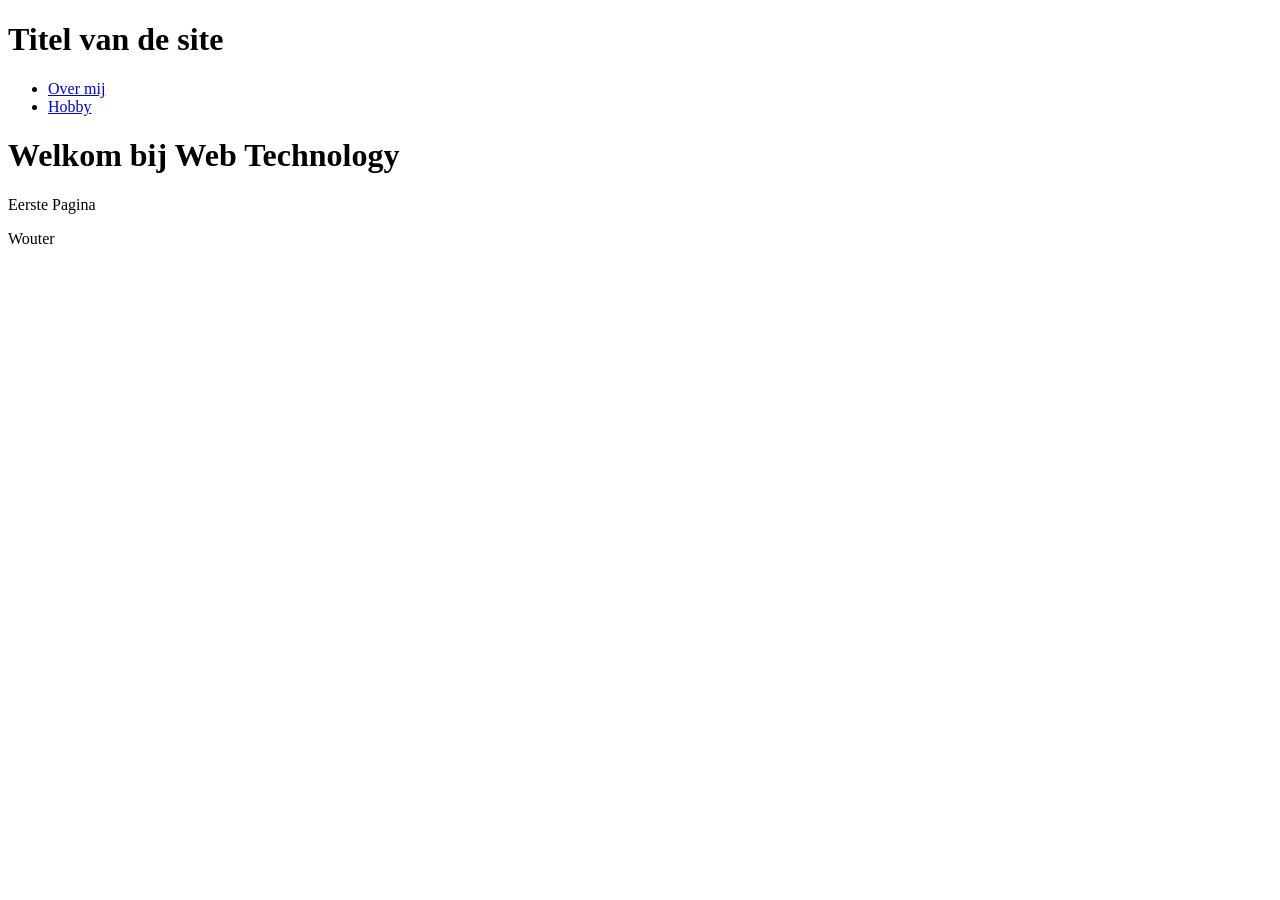
<file: labo-01/index.html>
<!DOCTYPE html>
<html lang="en">
<head>
    <meta charset="UTF-8">
    <meta name="viewport" content="width=device-width, initial-scale=1.0">
    <title>eerste pagina</title>
</head>
<body>
    <header>
        <h1>Titel van de site</h1>
        <nav>
            <ul>
                <li><a href="over-mij.html">Over mij</a></li>
                <li><a href="hobby.html">Hobby</a></li>
        </ul>
        </nav>
    </header>
    <h1>Welkom bij Web Technology</h1>
    <p>Eerste Pagina</p>
    <footer>
        <p>Wouter</p>
    </footer>
</body>
</html>
</file>
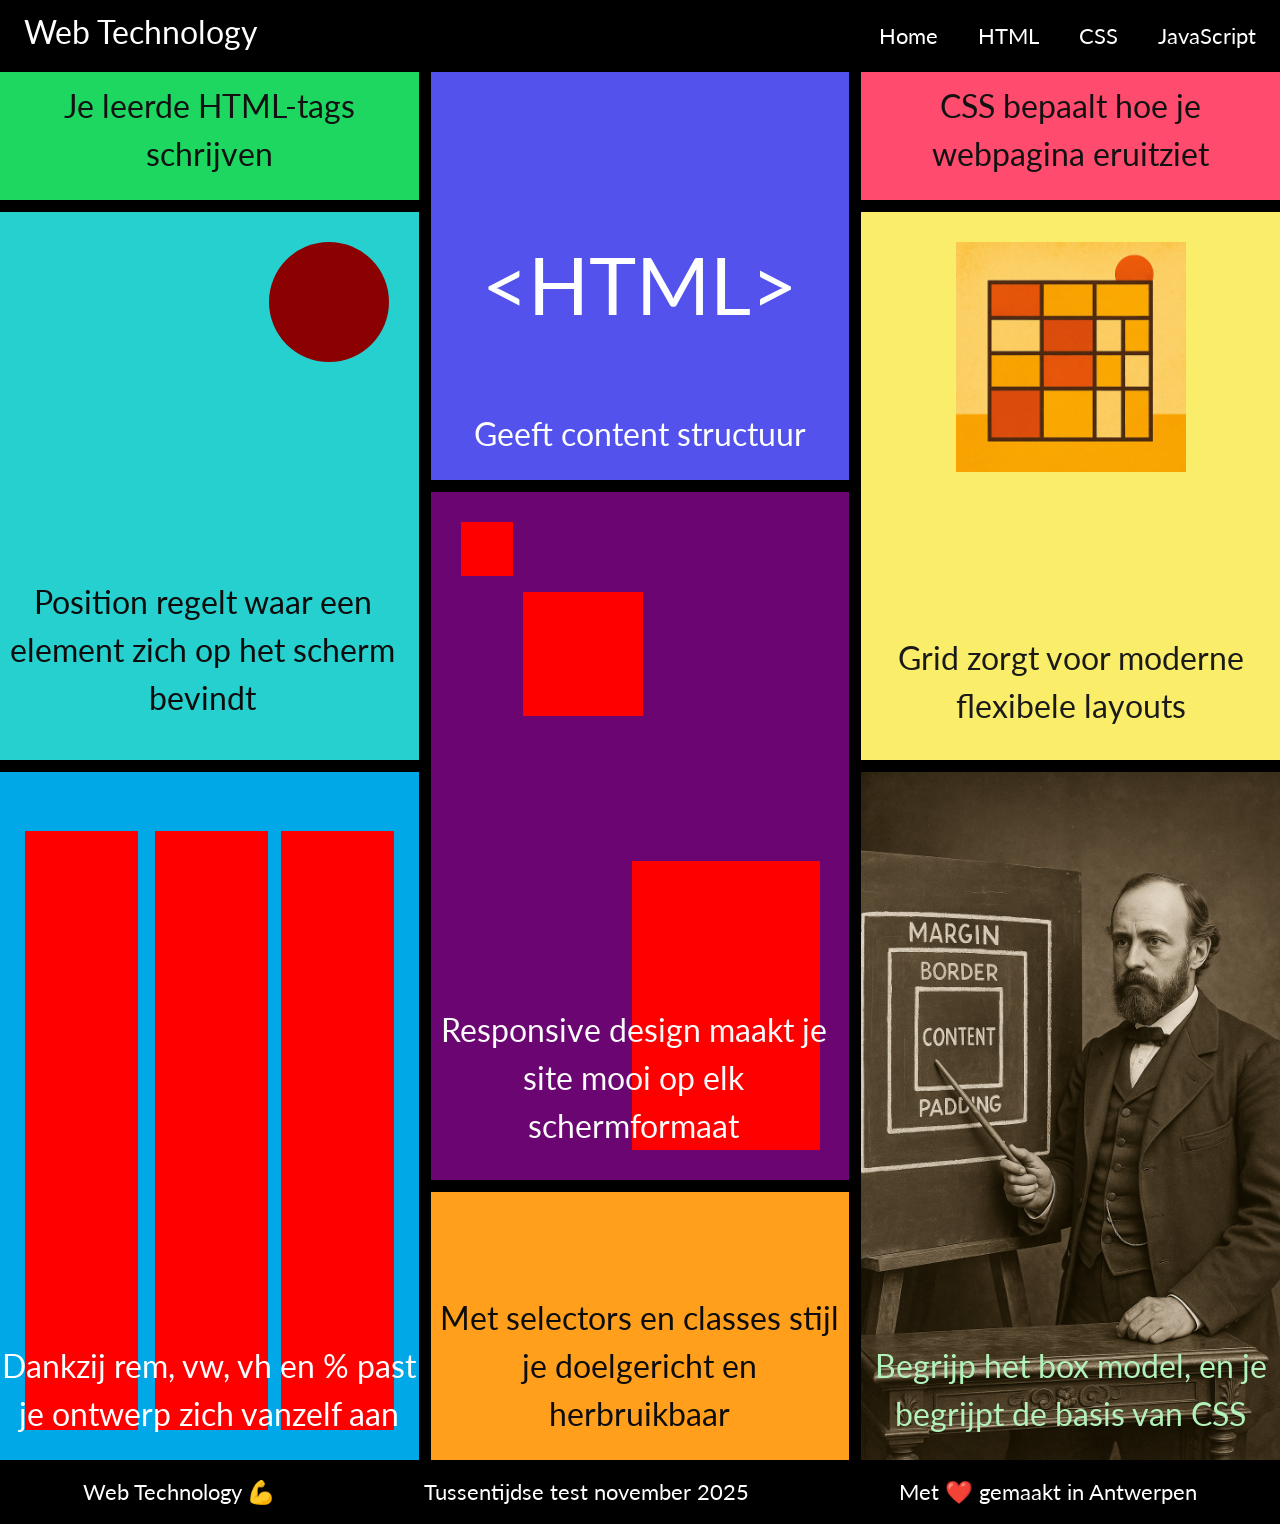
<file: 2526_wt_vaardigheidstoets_november_25/opdracht/index.html>
<!DOCTYPE html>
<html lang="en">
<head>
	<meta charset="UTF-8">
	<meta http-equiv="X-UA-Compatible" content="IE=edge">
	<meta name="viewport" content="width=device-width, initial-scale=1.0">
	<link rel="stylesheet" href="reset.css">
	<link rel="preconnect" href="https://fonts.googleapis.com">
	<link rel="preconnect" href="https://fonts.gstatic.com" crossorigin>
	<link href="https://fonts.googleapis.com/css2?family=Lato:ital,wght@0,100;0,300;0,400;0,700;0,900;1,100;1,300;1,400;1,700;1,900&display=swap" rel="stylesheet">
	<link rel="stylesheet" href="stijl.css">
	<title>Web Technology - tussentijdse test november 2025</title>
</head>
<body>
	<header>
		<h1>Web Technology</h1>
		<nav>
			<ul>
				<li><a href="">Home</a></li>
				<li><a href="">HTML</a></li>
				<li><a href="">CSS</a></li>
				<li><a href="">JavaScript</a></li>
			</ul>
		</nav>
	</header>
	<main>
		<ul>
			<li><h2>Je leerde HTML-tags schrijven</h2></li>
			<li><h4>&lt;HTML&gt;</h4>
				<h2>Geeft content structuur</h2></li>
			<li><h2>CSS bepaalt hoe je webpagina eruitziet</h2></li>
			<li>
				<p></p>
				<h2>Position regelt waar een element zich op het scherm bevindt</h2></li>
			<li>
				<img src="grid.png" alt="">
				<h2>Grid zorgt voor moderne flexibele layouts</h2>
			</li>
			<li>
				<p></p>
				<p></p>
				<p></p>
				<h2>Responsive design maakt je site mooi op elk schermformaat</h2>
			</li>
			<li>
				<p></p>
				<p></p>
				<p></p>
				<h2>Dankzij rem, vw, vh en % past je ontwerp zich vanzelf aan</h2></li>
			<li><h2>Begrijp het box model, en je begrijpt de basis van CSS</h2></li>
			<li><h2>Met selectors en classes stijl je doelgericht en herbruikbaar</h2></li>
		</ul>
	</main>
	<footer>
		<ul>
			<li>Web Technology 💪</li>
			<li>Tussentijdse test november 2025</li>
			<li>Met ❤️ gemaakt in Antwerpen</li>
		</ul>
	</footer>
</body>
</html>
</file>
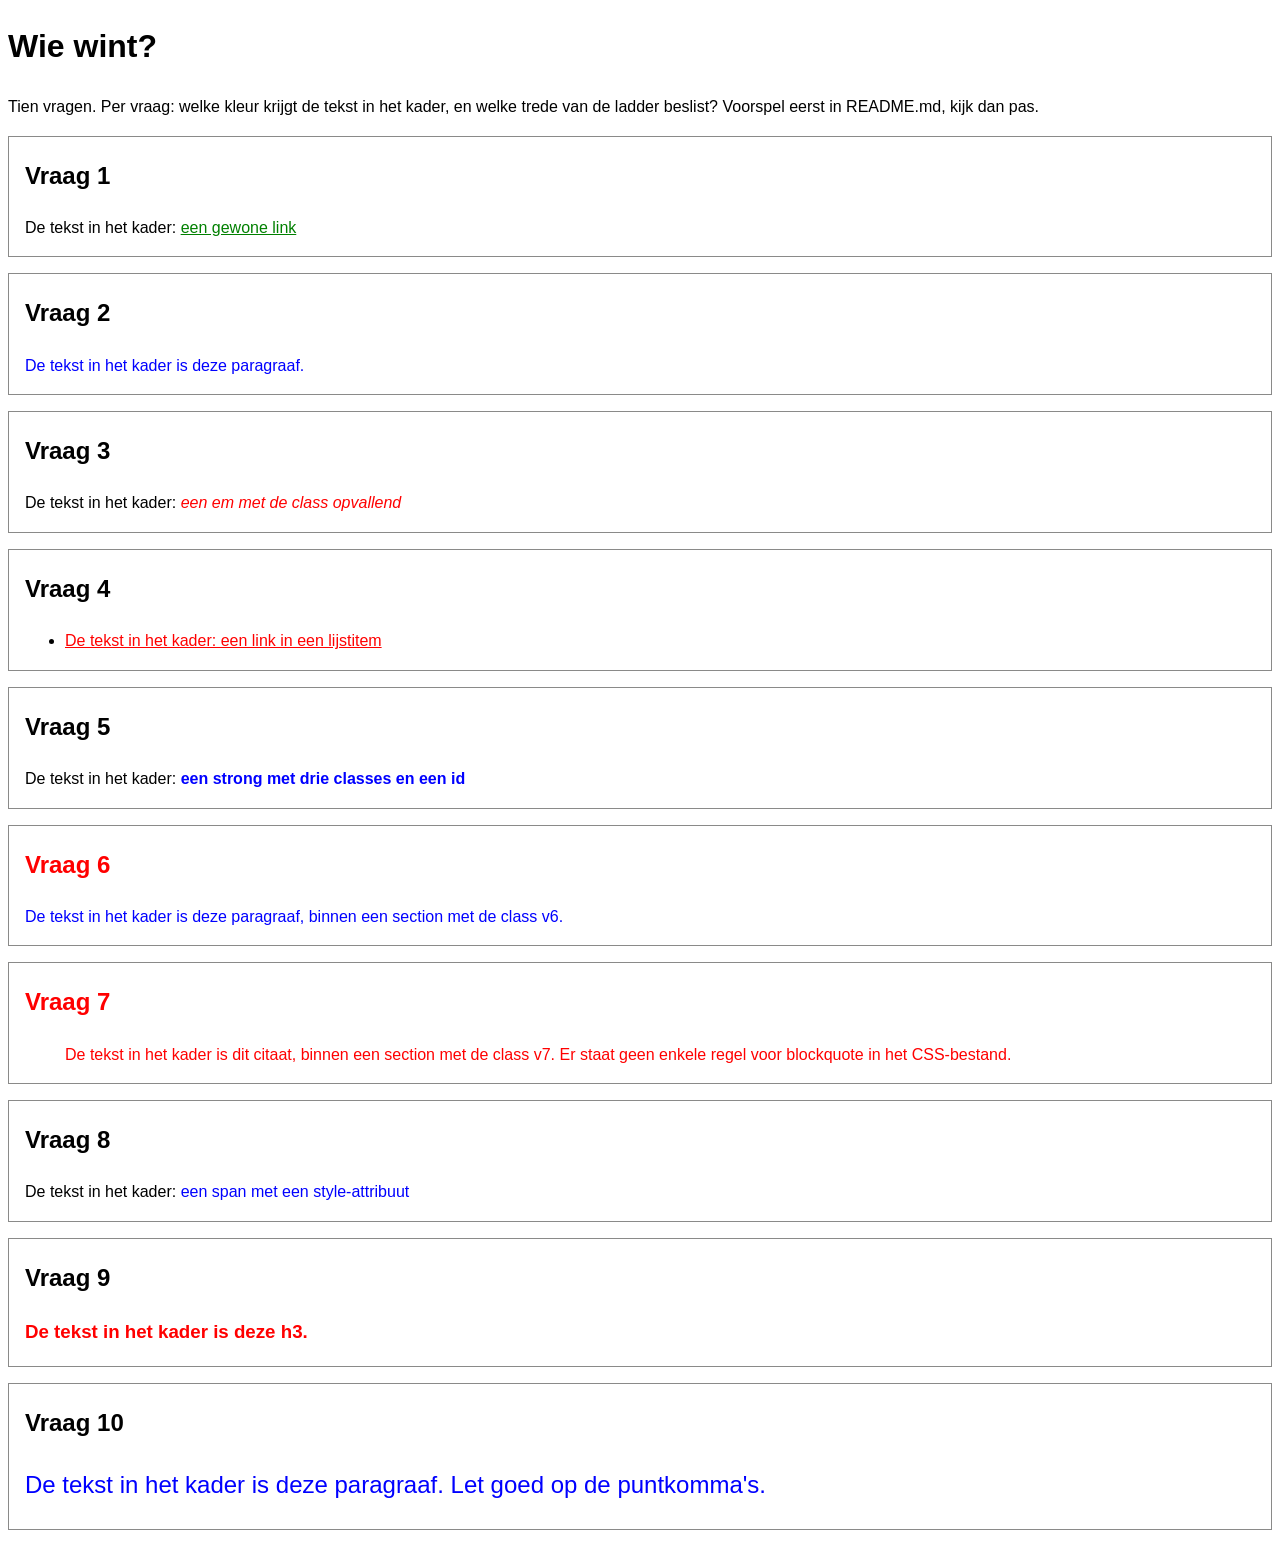
<file: labo-02/cascade/index.html>
<!-- index.html - oefening 3: voorspel, dan kijk. Wijzig dit bestand niet. -->
<!doctype html>
<html lang="nl">
  <head>
    <meta charset="utf-8">
    <meta name="viewport" content="width=device-width, initial-scale=1">
    <title>Wie wint? Tien vragen over de cascade</title>
    <link rel="stylesheet" href="css/stijl.css">
  </head>
  <body>
    <h1>Wie wint?</h1>
    <p>Tien vragen. Per vraag: welke kleur krijgt de tekst in het kader, en welke trede van de ladder beslist? Voorspel eerst in README.md, kijk dan pas.</p>

    <section class="vraag v1">
      <h2>Vraag 1</h2>
      <p>De tekst in het kader: <a href="#">een gewone link</a></p>
    </section>

    <section class="vraag v2">
      <h2>Vraag 2</h2>
      <p class="v2-tekst">De tekst in het kader is deze paragraaf.</p>
    </section>

    <section class="vraag v3">
      <h2>Vraag 3</h2>
      <p>De tekst in het kader: <em class="opvallend">een em met de class opvallend</em></p>
    </section>

    <section class="vraag v4">
      <h2>Vraag 4</h2>
      <ul>
        <li><a href="#">De tekst in het kader: een link in een lijstitem</a></li>
      </ul>
    </section>

    <section class="vraag v5">
      <h2>Vraag 5</h2>
      <p>De tekst in het kader: <strong class="een twee drie" id="v5-tekst">een strong met drie classes en een id</strong></p>
    </section>

    <section class="vraag v6">
      <h2>Vraag 6</h2>
      <p class="v6-tekst">De tekst in het kader is deze paragraaf, binnen een section met de class v6.</p>
    </section>

    <section class="vraag v7">
      <h2>Vraag 7</h2>
      <blockquote>De tekst in het kader is dit citaat, binnen een section met de class v7. Er staat geen enkele regel voor blockquote in het CSS-bestand.</blockquote>
    </section>

    <section class="vraag v8">
      <h2>Vraag 8</h2>
      <p>De tekst in het kader: <span class="v8-tekst" style="color: blue">een span met een style-attribuut</span></p>
    </section>

    <section class="vraag v9">
      <h2>Vraag 9</h2>
      <h3 class="v9-tekst">De tekst in het kader is deze h3.</h3>
    </section>

    <section class="vraag v10">
      <h2>Vraag 10</h2>
      <p class="v10-tekst">De tekst in het kader is deze paragraaf. Let goed op de puntkomma's.</p>
    </section>
  </body>
</html>
</file>
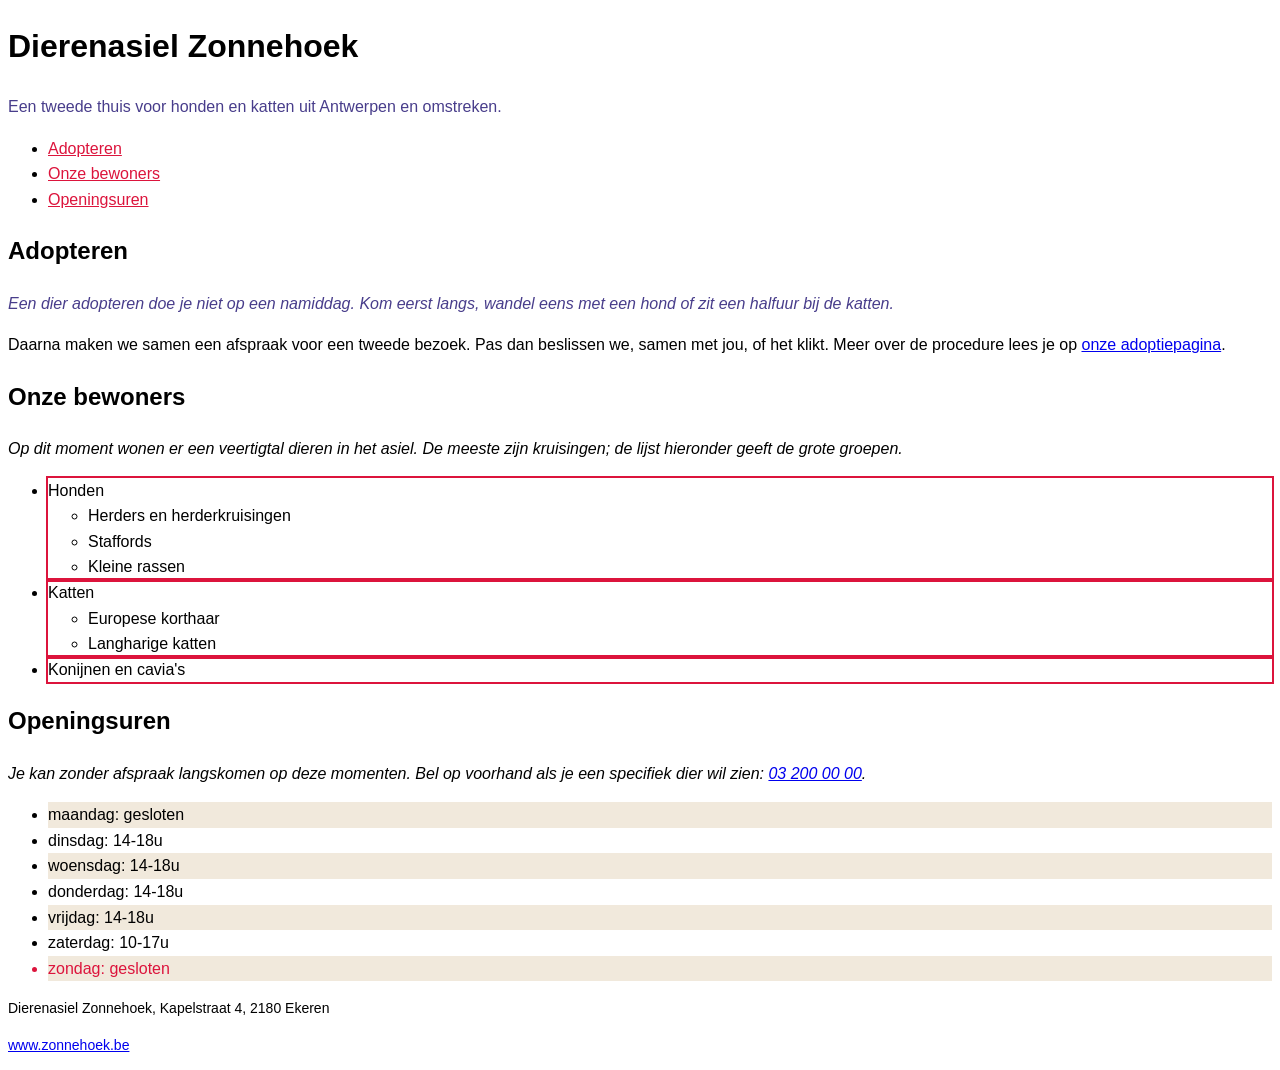
<file: labo-02/selectors/index.html>
<!-- index.html - oefening 2: selectors. Wijzig dit bestand niet; alles wat je nodig hebt, staat erin. -->
<!doctype html>
<html lang="nl">
  <head>
    <meta charset="utf-8">
    <meta name="viewport" content="width=device-width, initial-scale=1">
    <title>Dierenasiel Zonnehoek</title>
    <link rel="stylesheet" href="css/stijl.css">
  </head>
  <body>
    <header>
      <h1>Dierenasiel Zonnehoek</h1>
      <p class="slogan">Een tweede thuis voor honden en katten uit Antwerpen en omstreken.</p>
      <nav>
        <ul>
          <li><a href="#adopteren">Adopteren</a></li>
          <li><a href="#rassen">Onze bewoners</a></li>
          <li><a href="#uren">Openingsuren</a></li>
        </ul>
      </nav>
    </header>

    <main>
      <article>
        <h2 id="adopteren">Adopteren</h2>
        <p class="intro">Een dier adopteren doe je niet op een namiddag. Kom eerst langs, wandel eens met een hond of zit een halfuur bij de katten.</p>
        <p>Daarna maken we samen een afspraak voor een tweede bezoek. Pas dan beslissen we, samen met jou, of het klikt. Meer over de procedure lees je op <a href="https://www.zonnehoek.be/adoptie">onze adoptiepagina</a>.</p>

        <h2 id="rassen">Onze bewoners</h2>
        <p>Op dit moment wonen er een veertigtal dieren in het asiel. De meeste zijn kruisingen; de lijst hieronder geeft de grote groepen.</p>
        <ul class="rassen">
          <li>Honden
            <ul>
              <li>Herders en herderkruisingen</li>
              <li>Staffords</li>
              <li>Kleine rassen</li>
            </ul>
          </li>
          <li>Katten
            <ul>
              <li>Europese korthaar</li>
              <li>Langharige katten</li>
            </ul>
          </li>
          <li>Konijnen en cavia's</li>
        </ul>

        <h2 id="uren">Openingsuren</h2>
        <p>Je kan zonder afspraak langskomen op deze momenten. Bel op voorhand als je een specifiek dier wil zien: <a href="tel:+3232000000">03 200 00 00</a>.</p>
        <ul class="uren">
          <li>maandag: gesloten</li>
          <li>dinsdag: 14-18u</li>
          <li>woensdag: 14-18u</li>
          <li>donderdag: 14-18u</li>
          <li>vrijdag: 14-18u</li>
          <li>zaterdag: 10-17u</li>
          <li>zondag: gesloten</li>
        </ul>
      </article>
    </main>

    <footer>
      <p>Dierenasiel Zonnehoek, Kapelstraat 4, 2180 Ekeren</p>
      <p><a href="https://www.zonnehoek.be">www.zonnehoek.be</a></p>
    </footer>
  </body>
</html>
</file>
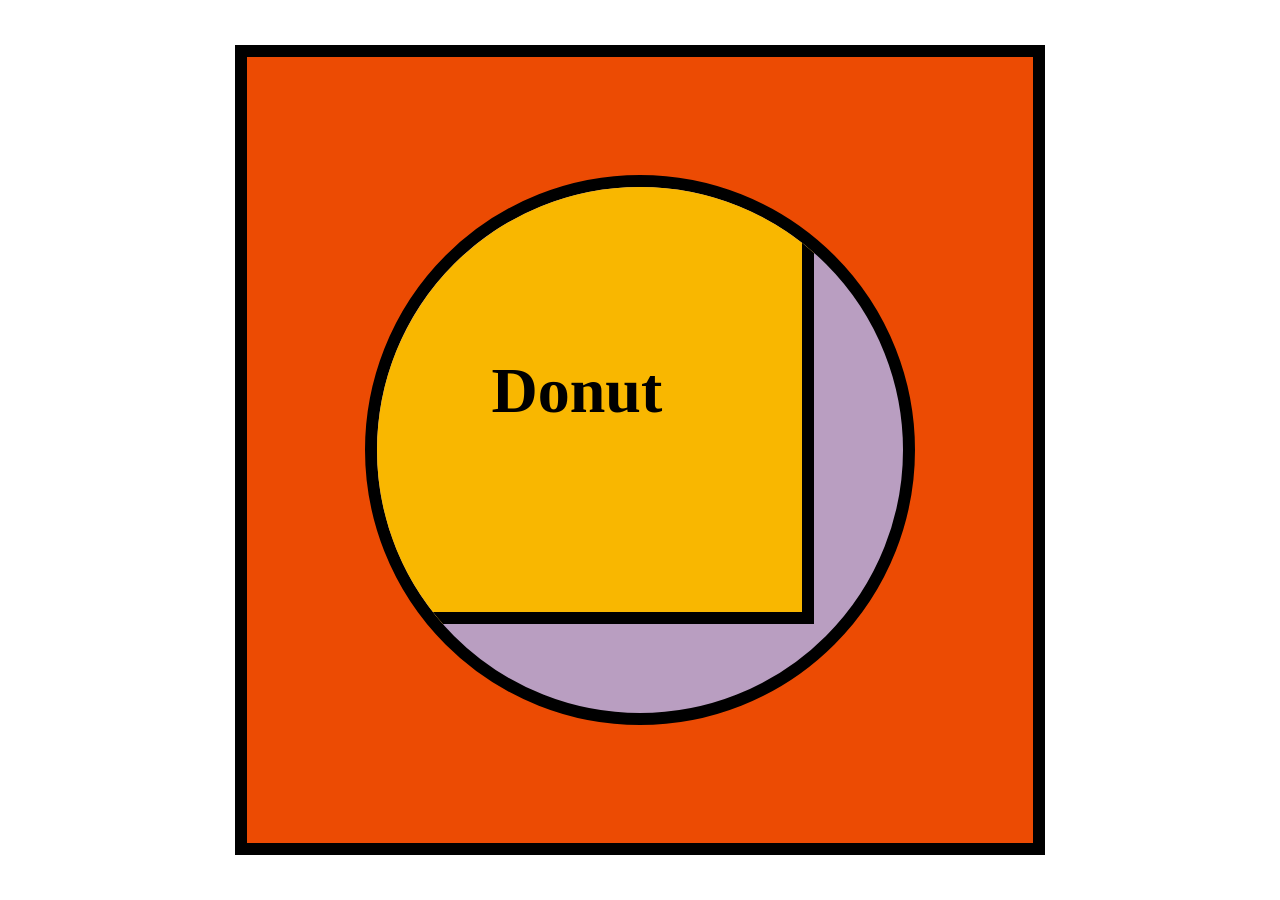
<file: labo-03/donut/index.html>
<!doctype html>
<html lang="en">
<head>
  <meta charset="utf-8">
  <meta name="viewport" content="width=device-width, initial-scale=1">
  <title>Labo 3 - Donut</title>
  <link rel="stylesheet" href="css/reset.css">
  <link rel="stylesheet" href="css/stijl.css">
</head>
<body>
  <!-- Do not change this file. Write your CSS in css/stijl.css. -->
  <main>
    <div>
      <h1>Donut</h1>
    </div>
  </main>
</body>
</html>
</file>
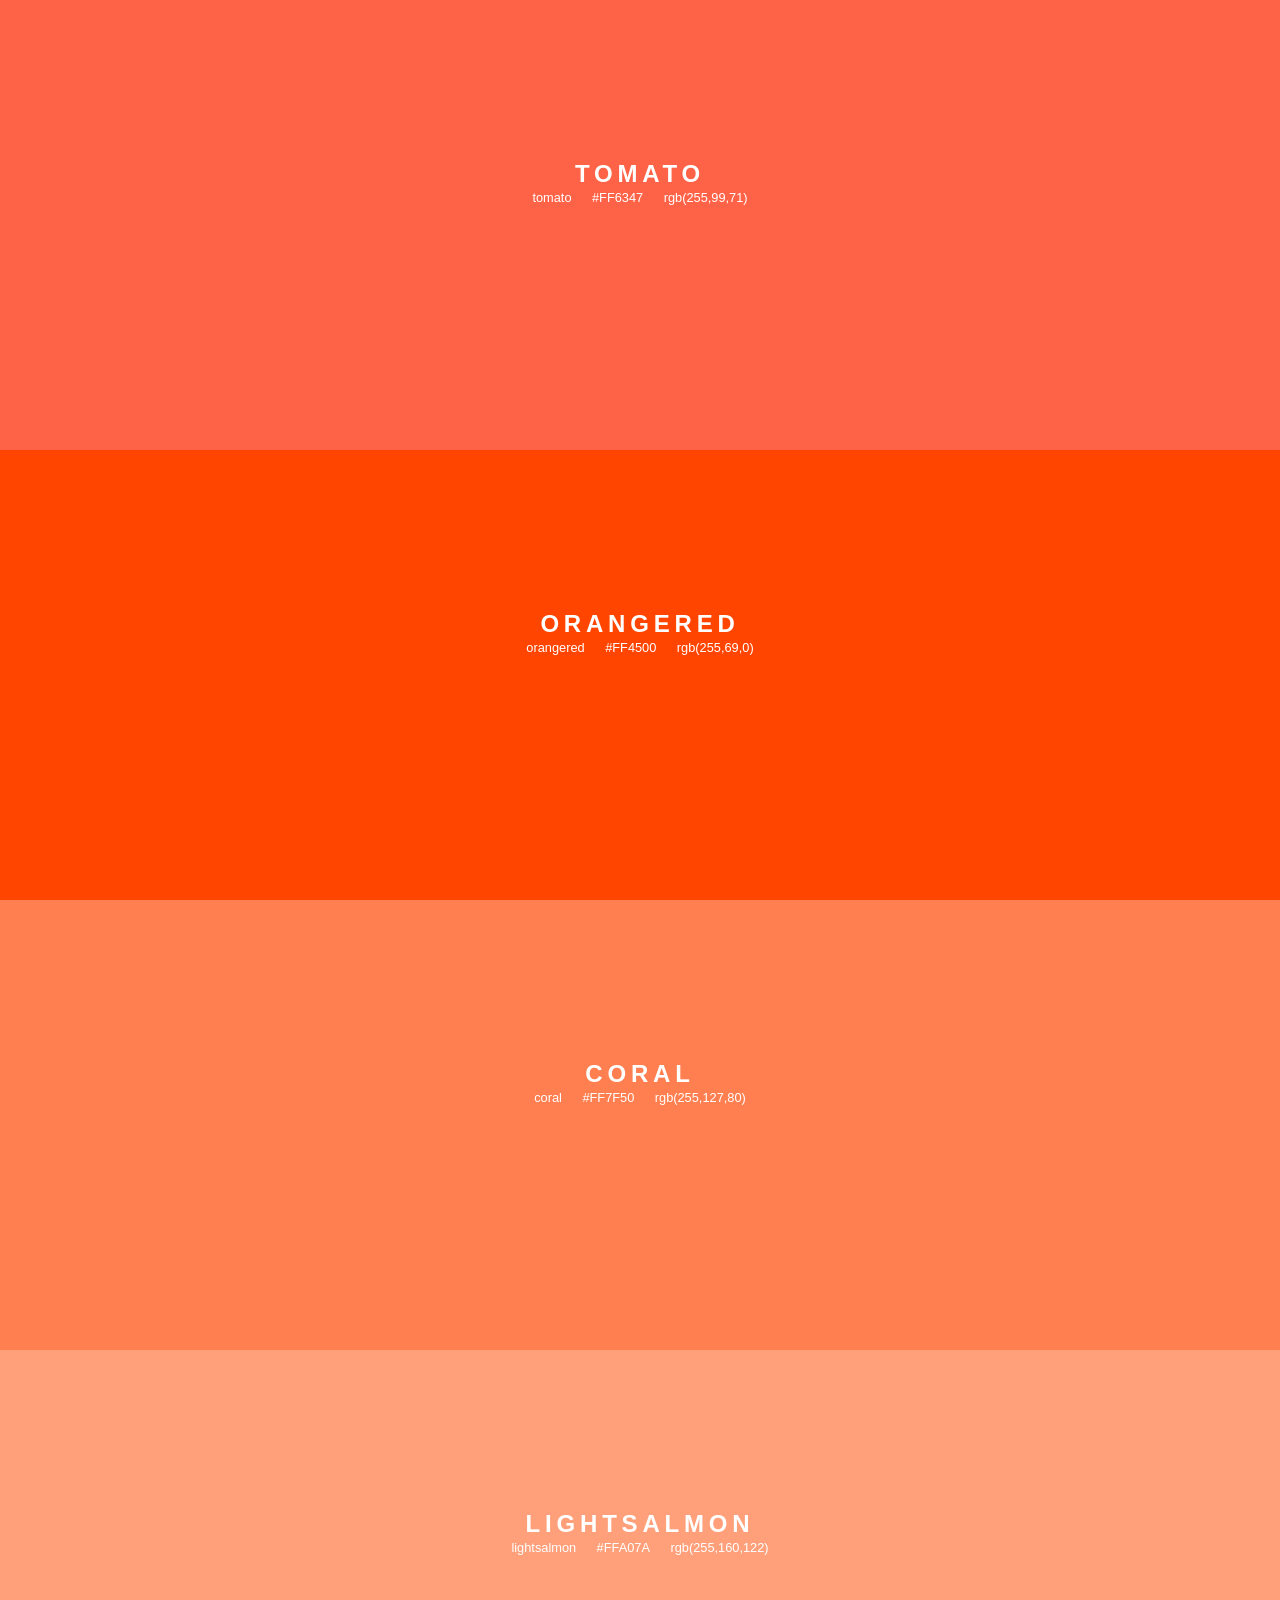
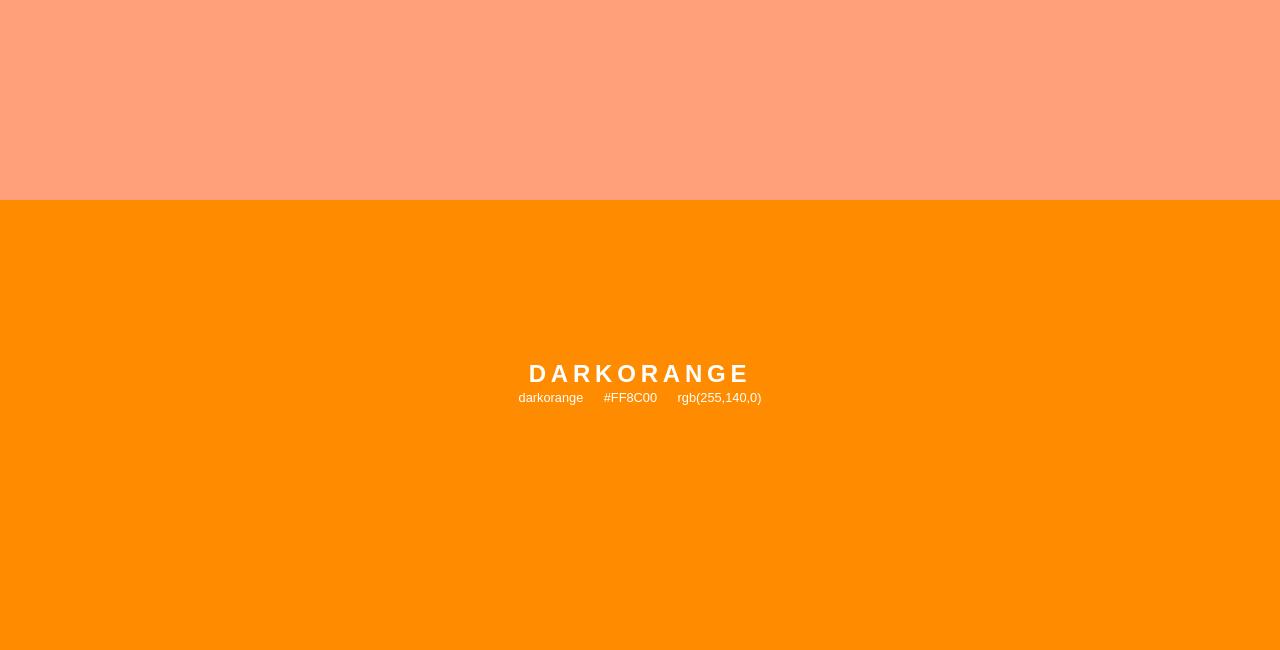
<file: labo-03/kleuren/index.html>
<!doctype html>
<html lang="en">
<head>
  <meta charset="utf-8">
  <meta name="viewport" content="width=device-width, initial-scale=1">
  <title>Labo 3 - Kleurenstalen</title>
  <link rel="stylesheet" href="css/reset.css">
  <link rel="stylesheet" href="css/stijl.css">
</head>
<body>
  <!-- Do not change this file. Write your CSS in css/stijl.css. -->
  <ul>
    <li class="tomato">
      <h2>TOMATO</h2>
      <p class="codes"><span>tomato</span> <span>#FF6347</span> <span>rgb(255,99,71)</span></p>
    </li>
    <li class="orangered">
      <h2>ORANGERED</h2>
      <p class="codes"><span>orangered</span> <span>#FF4500</span> <span>rgb(255,69,0)</span></p>
    </li>
    <li class="coral">
      <h2>CORAL</h2>
      <p class="codes"><span>coral</span> <span>#FF7F50</span> <span>rgb(255,127,80)</span></p>
    </li>
    <li class="lightsalmon">
      <h2>LIGHTSALMON</h2>
      <p class="codes"><span>lightsalmon</span> <span>#FFA07A</span> <span>rgb(255,160,122)</span></p>
    </li>
    <li class="darkorange">
      <h2>DARKORANGE</h2>
      <p class="codes"><span>darkorange</span> <span>#FF8C00</span> <span>rgb(255,140,0)</span></p>
    </li>
  </ul>
</body>
</html>
</file>
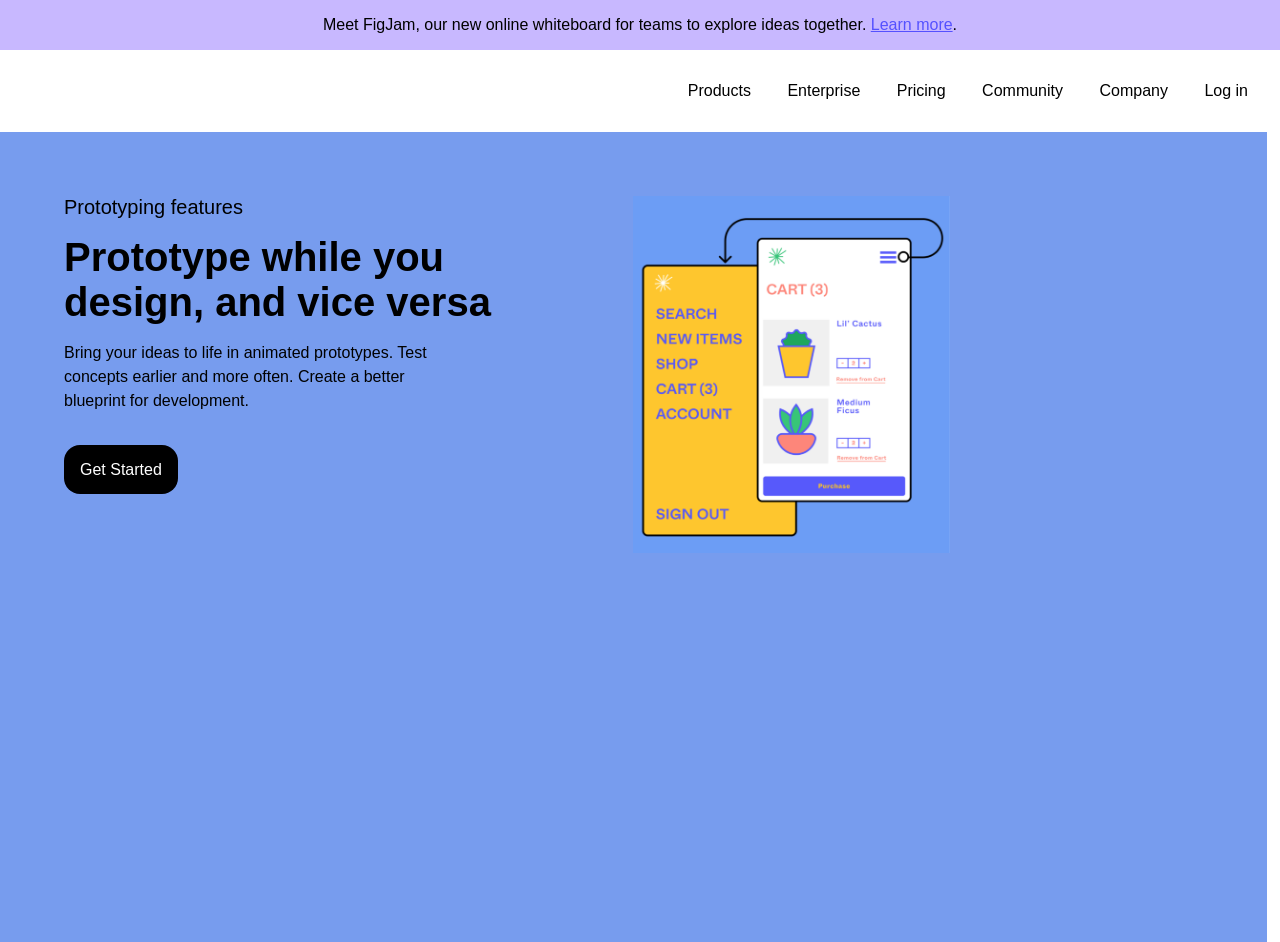
<file: labo-03/landing/index.html>
<!doctype html>
<html lang="en">
<head>
  <meta charset="utf-8">
  <meta name="viewport" content="width=device-width, initial-scale=1">
  <title>Labo 3 - Landingspagina</title>
  <link rel="stylesheet" href="css/reset.css">
  <link rel="stylesheet" href="css/stijl.css">
</head>
<body>
  <!-- Do not change this file. Write your CSS in css/stijl.css.
       Not visible in the screenshot: on :hover and :focus the links in the
       banner and in the navigation get an underline, and the button turns
       dark grey (#333333) instead of black. -->
  <div class="banner">
    <p>Meet FigJam, our new online whiteboard for teams to explore ideas together. <a href="#">Learn more</a>.</p>
  </div>
  <header>
    <nav>
      <ul>
        <li><a href="#">Products</a></li>
        <li><a href="#">Enterprise</a></li>
        <li><a href="#">Pricing</a></li>
        <li><a href="#">Community</a></li>
        <li><a href="#">Company</a></li>
        <li><a href="#">Log in</a></li>
      </ul>
    </nav>
  </header>
  <main>
    <article>
      <p class="bovenkop">Prototyping features</p>
      <h1>Prototype while you design, and vice versa</h1>
      <p>Bring your ideas to life in animated prototypes. Test concepts earlier and more often. Create a better blueprint for development.</p>
      <a href="#" class="knop">Get Started</a>
    </article><!-- no whitespace between these two tags: see syllabus 3.7 --><div class="afbeelding">
      <img src="afbeeldingen/prototype.png" alt="Prototype of a plant shop: a yellow menu panel next to a white cart screen">
    </div>
  </main>
</body>
</html>
</file>
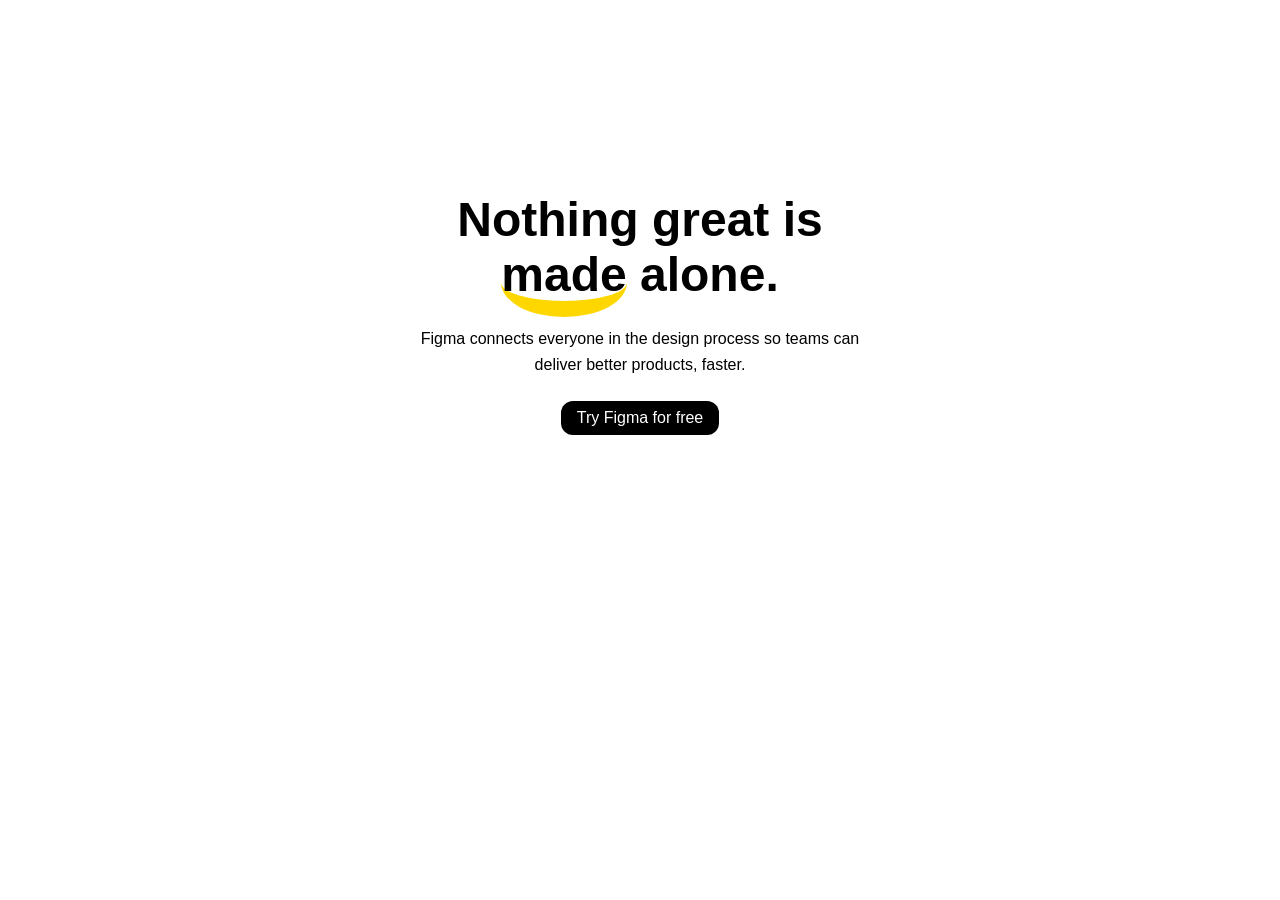
<file: labo-03/slogan/index.html>
<!doctype html>
<html lang="en">
<head>
  <meta charset="utf-8">
  <meta name="viewport" content="width=device-width, initial-scale=1">
  <title>Labo 3 - Slogan</title>
  <link rel="stylesheet" href="css/reset.css">
  <link rel="stylesheet" href="css/stijl.css">
</head>
<body>
  <!-- Do not change this file. Write your CSS in css/stijl.css.
       Not visible in the screenshot: on :hover and :focus the button turns
       dark grey (#333333) instead of black. -->
  <h2>Nothing great is <span>made</span> alone.</h2>
  <p>Figma connects everyone in the design process so teams can deliver better products, faster.</p>
  <a href="https://www.figma.com">Try Figma for free</a>
</body>
</html>
</file>
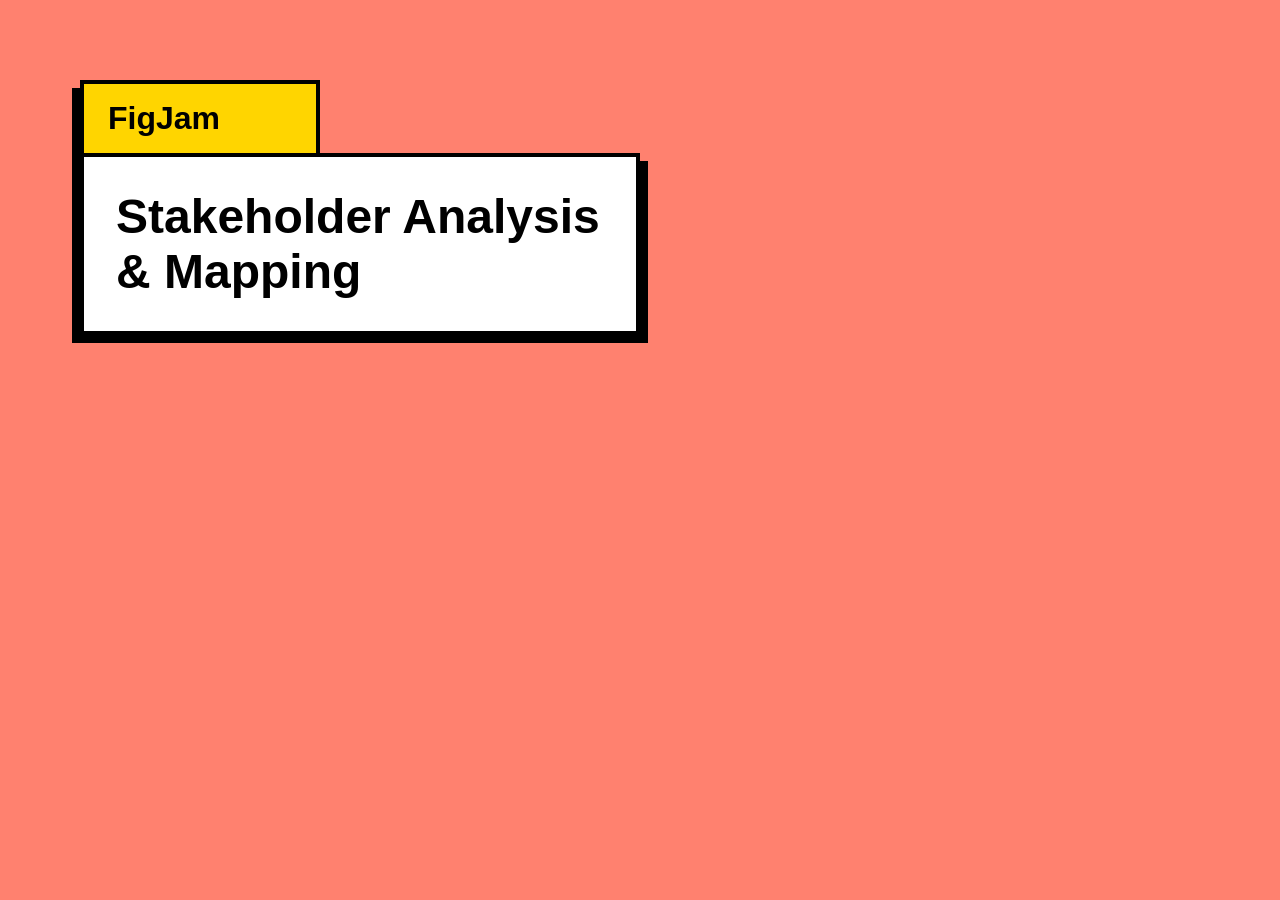
<file: labo-03/tabblad/index.html>
<!doctype html>
<html lang="en">
<head>
  <meta charset="utf-8">
  <meta name="viewport" content="width=device-width, initial-scale=1">
  <title>Labo 3 - Tabblad</title>
  <link rel="stylesheet" href="css/reset.css">
  <link rel="stylesheet" href="css/stijl.css">
</head>
<body>
  <!-- Do not change this file. Write your CSS in css/stijl.css. -->
  <h1>FigJam</h1>
  <h2>Stakeholder Analysis &amp; Mapping</h2>
</body>
</html>
</file>
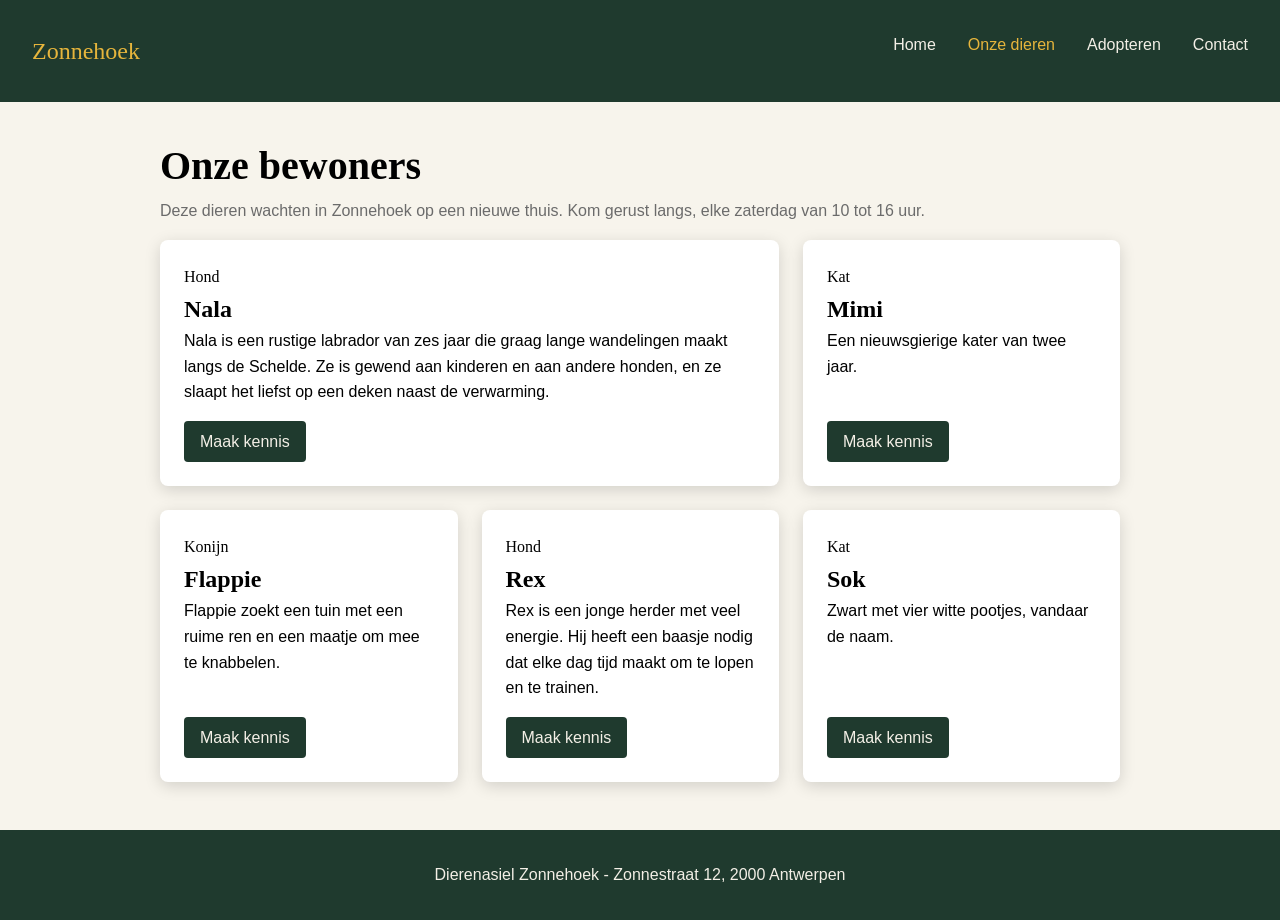
<file: labo-04/dierenasiel/index.html>
<!doctype html>
<html lang="nl">
<head>
  <meta charset="utf-8">
  <meta name="viewport" content="width=device-width, initial-scale=1">
  <title>Labo 4 - Dierenasiel Zonnehoek</title>
  <link rel="stylesheet" href="css/reset.css">
  <link rel="stylesheet" href="css/stijl.css">
</head>
<body>
  <!-- Do not change this file. Write your CSS in css/stijl.css.
       Not visible in the screenshot: on :hover and :focus the links in the
       navigation get an underline, and a button turns dark (#2b2b2b). -->
  <header>
    <a class="logo" href="index.html">Zonnehoek</a>
    <nav>
      <ul>
        <li><a href="index.html">Home</a></li>
        <li><a href="dieren.html" class="actief">Onze dieren</a></li>
        <li><a href="adopteren.html">Adopteren</a></li>
        <li><a href="contact.html">Contact</a></li>
      </ul>
    </nav>
  </header>
  <main>
    <h1>Onze bewoners</h1>
    <p class="intro">Deze dieren wachten in Zonnehoek op een nieuwe thuis. Kom gerust langs, elke zaterdag van 10 tot 16 uur.</p>
    <ul class="kaarten">
      <li class="kaart uitgelicht">
        <p class="soort">Hond</p>
        <h2>Nala</h2>
        <p class="beschrijving">Nala is een rustige labrador van zes jaar die graag lange wandelingen maakt langs de Schelde. Ze is gewend aan kinderen en aan andere honden, en ze slaapt het liefst op een deken naast de verwarming.</p>
        <a class="knop" href="#">Maak kennis</a>
      </li>
      <li class="kaart">
        <p class="soort">Kat</p>
        <h2>Mimi</h2>
        <p class="beschrijving">Een nieuwsgierige kater van twee jaar.</p>
        <a class="knop" href="#">Maak kennis</a>
      </li>
      <li class="kaart">
        <p class="soort">Konijn</p>
        <h2>Flappie</h2>
        <p class="beschrijving">Flappie zoekt een tuin met een ruime ren en een maatje om mee te knabbelen.</p>
        <a class="knop" href="#">Maak kennis</a>
      </li>
      <li class="kaart">
        <p class="soort">Hond</p>
        <h2>Rex</h2>
        <p class="beschrijving">Rex is een jonge herder met veel energie. Hij heeft een baasje nodig dat elke dag tijd maakt om te lopen en te trainen.</p>
        <a class="knop" href="#">Maak kennis</a>
      </li>
      <li class="kaart">
        <p class="soort">Kat</p>
        <h2>Sok</h2>
        <p class="beschrijving">Zwart met vier witte pootjes, vandaar de naam.</p>
        <a class="knop" href="#">Maak kennis</a>
      </li>
    </ul>
  </main>
  <footer>
    <p>Dierenasiel Zonnehoek - Zonnestraat 12, 2000 Antwerpen</p>
  </footer>
</body>
</html>
</file>
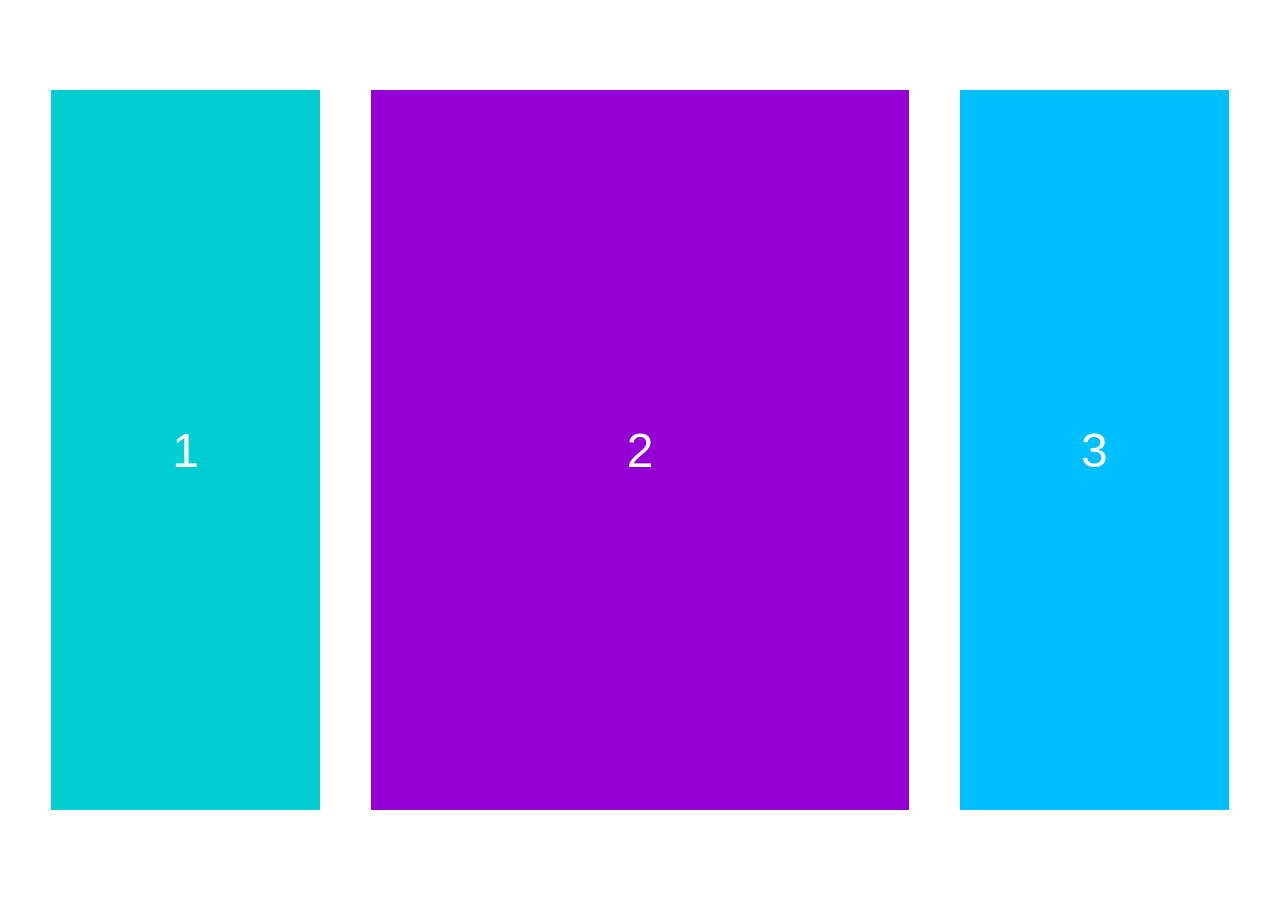
<file: labo-04/kolommen/index.html>
<!doctype html>
<html lang="nl">
<head>
  <meta charset="utf-8">
  <meta name="viewport" content="width=device-width, initial-scale=1">
  <title>Labo 4 - Drie kolommen</title>
  <link rel="stylesheet" href="css/reset.css">
  <link rel="stylesheet" href="css/stijl.css">
</head>
<body>
  <!-- Do not change this file. Write your CSS in css/stijl.css. -->
  <main>
    <div>1</div>
    <div>2</div>
    <div>3</div>
  </main>
</body>
</html>
</file>
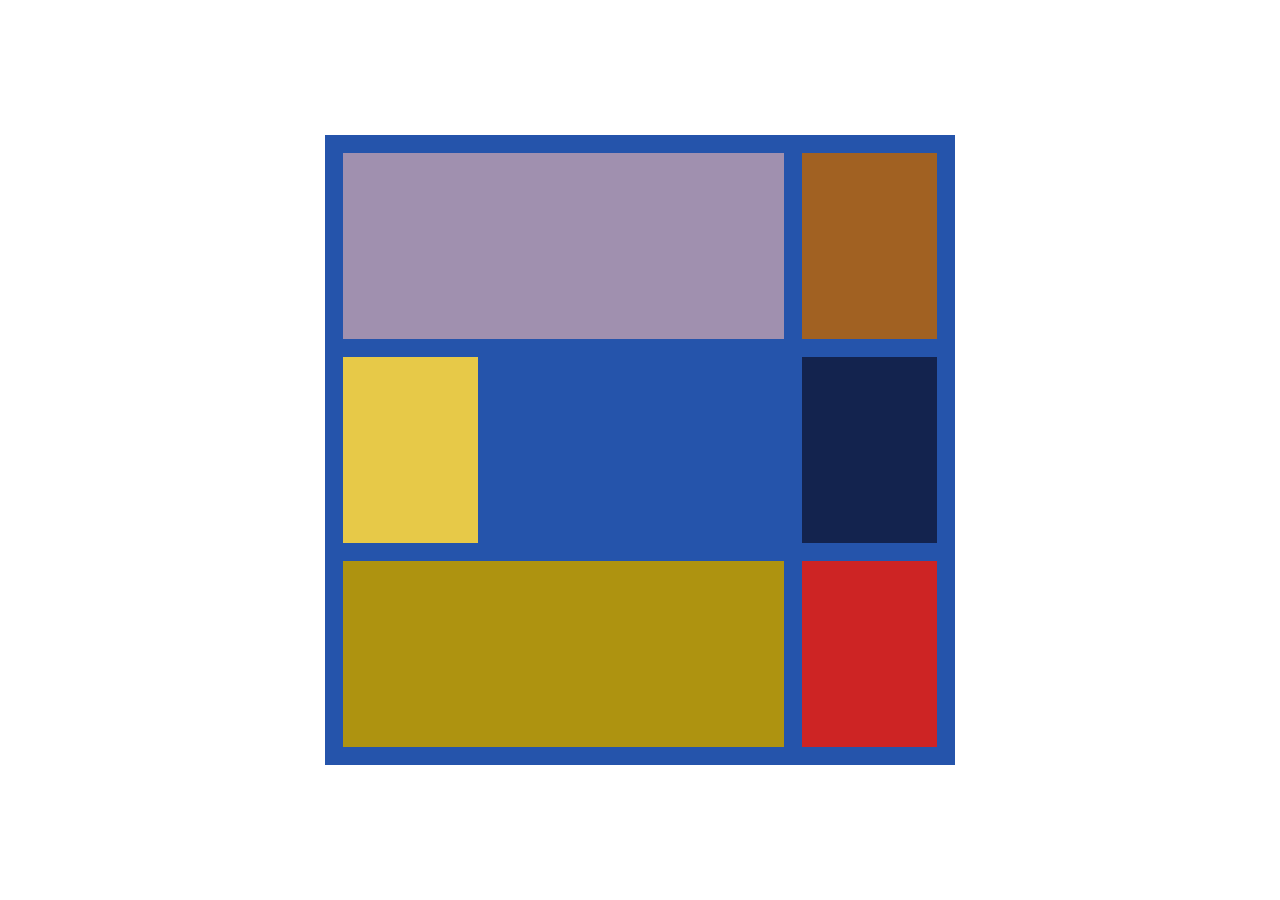
<file: labo-04/mondriaan/index.html>
<!doctype html>
<html lang="nl">
<head>
  <meta charset="utf-8">
  <meta name="viewport" content="width=device-width, initial-scale=1">
  <title>Labo 4 - Mondriaan</title>
  <link rel="stylesheet" href="css/reset.css">
  <link rel="stylesheet" href="css/stijl.css">
</head>
<body>
  <!-- Do not change this file. Write your CSS in css/stijl.css. -->
  <main class="schilderij">
    <div class="lila"></div>
    <div class="bruin"></div>
    <div class="geel"></div>
    <div class="marine"></div>
    <div class="olijf"></div>
    <div class="rood"></div>
  </main>
</body>
</html>
</file>
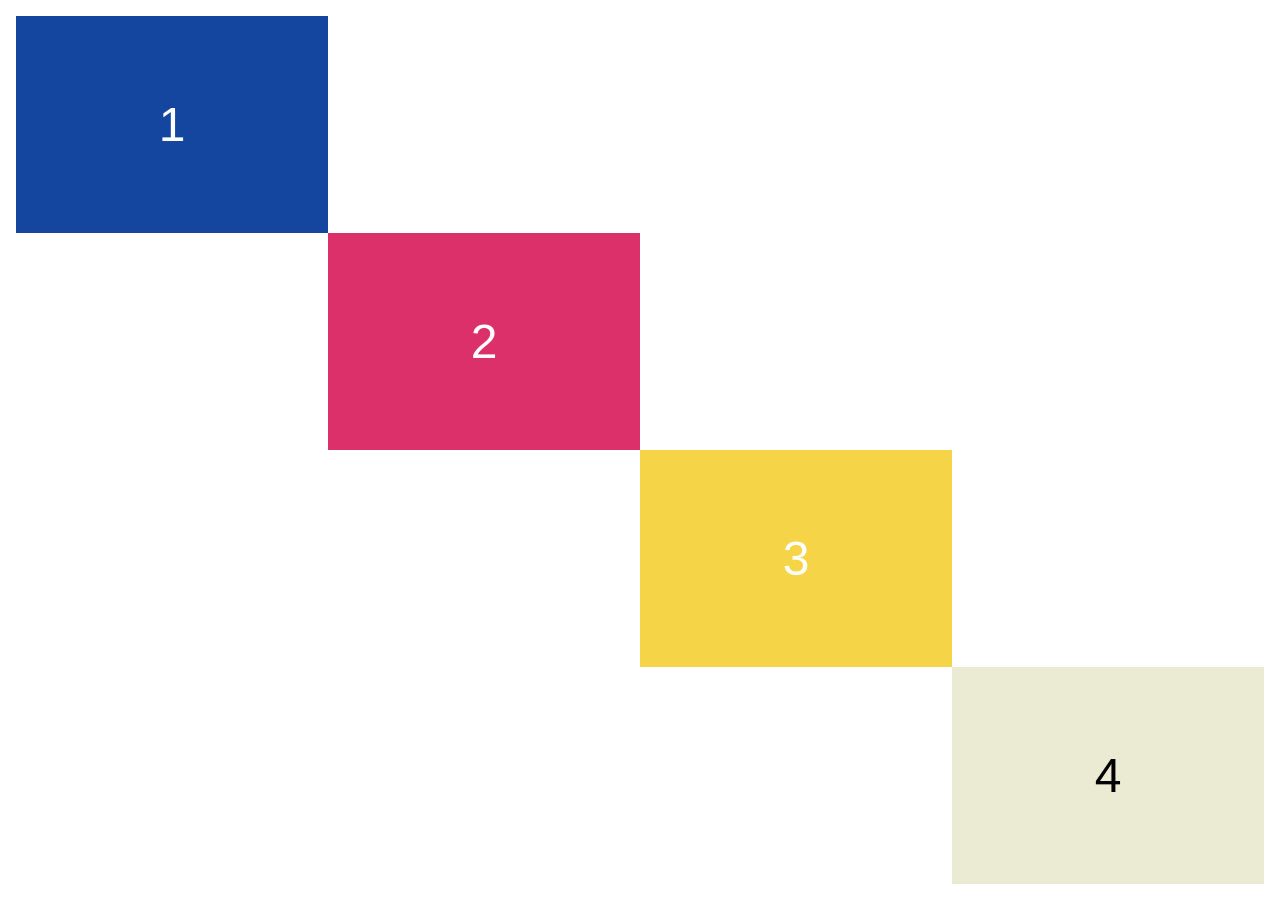
<file: labo-04/trap/index.html>
<!doctype html>
<html lang="nl">
<head>
  <meta charset="utf-8">
  <meta name="viewport" content="width=device-width, initial-scale=1">
  <title>Labo 4 - Trap</title>
  <link rel="stylesheet" href="css/reset.css">
  <link rel="stylesheet" href="css/stijl.css">
</head>
<body>
  <!-- Do not change this file. Write your CSS in css/stijl.css. -->
  <main class="trap">
    <div class="trede">1</div>
    <div class="trede">2</div>
    <div class="trede">3</div>
    <div class="trede">4</div>
  </main>
</body>
</html>
</file>
<file: 2526_wt_vaardigheidstoets_november_25/opdracht/stijl.css>
/* drie basisstijlregels om je te helpen */
:root {font-size: 100%;  /* zet je dit op 62.5%, dan is elke rem 10px waard, anders 16px */ }
html {box-sizing: border-box;}
*, *:before, *:after {box-sizing: inherit;}


/* gebruikte kleuren */

main ul li:nth-child(1) {background-color: #1ED760;color: #121212;}
main ul li:nth-child(2) {background-color: #5352ED;color: #FDFEFE;}
main ul li:nth-child(3) {background-color: #FF4B6E;color: #121212;}
main ul li:nth-child(4) {background-color: #26D0CE;color: #0C0C0C;}
main ul li:nth-child(5) {background-color: #F9ED69;color: #1A1A1A;}
main ul li:nth-child(6) {background-color: #6A0572;color: #FAFAFA;}
main ul li:nth-child(7) {background-color: #00A8E8;color: #FFF;}
main ul li:nth-child(8) {background-color: #1E1E1E;color: #B2F2BB;}
main ul li:nth-child(9) {background-color: #FF9F1C;color: #0D0D0D;}

/* de andere gebruikte kleuren zijn black, white en red (elementen van de grids binnen de figuren) */

body {
    font-size: 1.4rem;
    font-family: lato, arial, sans-serif;
    line-height: 2rem;
    background-color: black;}

/* hier komt jouw css */
header {
    color: white;
    gap: 1rem;
    padding: 1rem;
}
header h1 {
    font-size: 2rem;
    margin-bottom: 0.5rem;
}
header nav ul {
    display: flex;
    gap: 2.5rem;
    list-style: none;
    padding: 0;
}
nav a {
    color: white;
    text-decoration: none;
}
nav a:hover,
nav a:focus {
    background-color: white;
    color: black;
}
main ul {
    display: grid;
    gap: 0.75rem;
}
main ul li {
    min-height: 8rem;
    display: flex;
    flex-direction: column;
    justify-content: center;
    align-items: center;
}
main h2 {
    font-size: 1.5rem;
    line-height: 2.2;
}
main h4 {
    font-size: 1.75rem;
    padding-top: 1rem;
}
li:nth-child(5) img {
    display: none;
}
footer {
    color: white;
    padding: 1rem;
}
footer ul {
    display: flex;
    justify-content: space-around;
    align-items: center;
    gap: 1rem;
    text-align: center;
}
@media(min-width: 1200px) {
    header {
        display: flex;
        justify-content: space-between;
        align-items: center;
        padding: 1rem 1.5rem;
    }
    main ul{
        display: grid;
        grid-template-columns: repeat(3, 1fr);
        grid-template-rows: repeat(10, 1fr);
    }
    main ul li {
        position: relative;
        padding: 0.8rem;
    }
    main li:nth-child(2) {
        grid-column: 2;
        grid-row: 1 / 4;
    }
    main li:nth-child(4) {
        grid-column: 1;
        grid-row: 2 / 6;
    }
    main li:nth-child(5) {
        grid-column: 3;
        grid-row: 2 / 6;
    }
    main li:nth-child(6) {
        grid-column: 2;
        grid-row: 4 / 9;
    }
    main li:nth-child(7) {
        grid-column: 1;
        grid-row: 6 / 11;
    }
    main li:nth-child(8) {
        grid-column: 3;
        grid-row: 6 / 11;
    }
    main li:nth-child(9) {
        grid-column: 2;
        grid-row: 9 / 11;
    }
    main h2 {
        position: absolute;
        bottom: 1.4rem;
        font-size: 2rem;
        line-height: 1.5;
        text-align: center;
        z-index: 1;
    }
    main h4 {
        font-size: 5rem;
    }
     /* Position */
     li:nth-child(4) p {
        position: absolute;
        width: 120px;
        height: 120px;
        background-color: darkred;
        border-radius: 50%;
        top: 30px;
        right: 30px;
    }

    li:nth-child(4) h2 {
        align-self: flex-end;
        margin-bottom: 1rem;
    }
    li:nth-child(5) img {
        display: block;
        width: 55%;
        height: auto;
        position: absolute;
        top: 30px;
    }

    li:nth-child(5) h2 {
        margin-top: auto;
        padding-bottom: 0.5rem;
    }
    li:nth-child(6) p {
        position: absolute;
        background-color: red;
    }

    li:nth-child(6) p:nth-of-type(1) {
        width: 52px;
        height: 54px;
        top: 30px;
        left: 30px;
    }

    li:nth-child(6) p:nth-of-type(2) {
        width: 120px;
        height: 124px;
        top: 100px;
        left: 22%;
    }

    li:nth-child(6) p:nth-of-type(3) {
        width: 45%;
        height: 42%;
        bottom: 30px;
        right: 7%;
    }

    li:nth-child(6) h2 {
        align-self: flex-end;
        margin-bottom: 0.5rem;
    }
    li:nth-child(7) p {
        position: absolute;
        background-color: red;
        width: 27%;
        height: 87%;
        bottom: 30px;
    }

    li:nth-child(7) p:nth-of-type(1) {
        left: 6%;
    }

    li:nth-child(7) p:nth-of-type(2) {
        left: 37%;
    }

    li:nth-child(7) p:nth-of-type(3) {
        right: 6%;
    }
    main li:nth-child(8) {
    background-image: url("boxmodel.png");
    background-size: cover;
    background-position: center;
    background-repeat: no-repeat;
    }
}
</file>
<file: labo-02/cascade/css/stijl.css>
/* stijl.css - oefening 3: voorspel, dan kijk. Wijzig dit bestand niet. */

/* Opmaak van de pagina zelf; doet niet mee in de vragen. */
body {
  font-family: Verdana, sans-serif;
  line-height: 1.6;
}

.vraag {
  border: 1px solid #8a8a89;
  padding: 0 1rem;
  margin-bottom: 1rem;
}

/* ---- vraag 1 ---- */
a {
  color: green;
}

/* ---- vraag 2 ---- */
.v2-tekst {
  color: red;
}

.v2-tekst {
  color: blue;
}

/* ---- vraag 3 ---- */
.opvallend {
  color: red;
}

em {
  color: blue;
}

/* ---- vraag 4 ---- */
.v4 > a {
  color: green;
}

.v4 a {
  color: red;
}

/* ---- vraag 5 ---- */
.een.twee.drie {
  color: red;
}

#v5-tekst {
  color: blue;
}

/* ---- vraag 6 ---- */
.v6 {
  color: red;
}

.v6-tekst {
  color: blue;
}

/* ---- vraag 7 ---- */
.v7 {
  color: red;
}

/* ---- vraag 8 ---- */
.v8-tekst {
  color: red;
}

/* ---- vraag 9 ---- */
h3 {
  color: red !important;
}

.v9-tekst {
  color: blue;
}

/* ---- vraag 10 ---- */
.v10-tekst {
  color: green;
  font-size: 1.5rem;
  color: blue;
}
</file>
<file: labo-02/selectors/css/stijl.css>
/* stijl.css - oefening 2: selectors schrijven en lezen */

/* Schrijf onder elke opdracht de regel met de selector die precies die
   elementen raakt. Gebruik de declaratie die erbij staat, zodat je in de
   browser meteen ziet wat je raakte. Voeg niets toe aan index.html. */

body {
  font-family: Verdana, sans-serif;
  line-height: 1.6;
}

/* 1. alle links in de navigatie -> color: crimson; */
nav a {
  color: crimson;
}

/* 2. alleen de paragrafen in de footer -> font-size: 0.875rem; */
footer {
  font-size: 0.875rem;
}

/* 3. alleen de lijstitems van het BUITENSTE niveau in de lijst met de class
      rassen (dus niet de items van de binnenlijsten) -> outline: 2px solid crimson;
      (outline tekent een kader rond precies het element dat je raakte; de
      property zelf komt in hoofdstuk 3) */
.rassen > li {
  outline: 2px solid crimson;
}

/* 4. de paragraaf die onmiddellijk na elke h2 komt -> font-style: italic; */
h2 + p {
  font-style: italic;
}

/* 5. elk oneven item in de lijst met openingsuren -> background-color: #f1e9dc; */
.uren li:nth-child(odd) {
  background-color: #f1e9dc;
}

/* 6. het laatste item in de lijst met openingsuren -> color: crimson; */
.uren li:last-child {
  color: crimson;
}

/* 7. de slogan en de intro tegelijk, in één regel -> color: darkslateblue; */
.slogan , .intro {
  color: darkslateblue;
}

/* 8. elke link in main wanneer de muis erover gaat OF wanneer ze focus heeft
      -> background-color: yellow; */
main a:hover, main a:focus {
  background-color: yellow;
}


/* ---- Lezen: welke elementen raken deze vijf selectors? Schrijf het antwoord
   in één zin per selector in README.md. Verander hier niets. ---- */

/* a. header nav ul li a */
/* b. article > p */
/* c. .uren li:nth-child(3) */
/* d. h2 ~ p */
/* e. .rassen li:first-child */
</file>
<file: labo-03/donut/css/stijl.css>
/* stijl.css - labo 3, donut (reset.css is linked before this file) */

/* === tokens === */
:root {

}

/* === your rules === */
main {
    width: 90vh;
    height: 90vh;
    margin-top: 5vh;
    margin-bottom: 5vh;
    margin-left: auto;
    margin-right: auto;
    border: 0.75rem solid black;
    background-color: #ec4b03;
}
div {
    width: 70%;
    height: 70%;
    text-align: center;
    background-color: #b99ec1;
    border: 0.75rem solid black;
    border-radius: 50%;
    margin-left: auto;
    margin-right: auto;
    margin-top: 15%;
    overflow: hidden;
}
h1 {
    width: 90%;
    height: 90%;
    background-color: #f9b700;
    border: 0.75rem solid black;
    margin-top: -7%;
    margin-left: -7%;
    font-size: 4rem;
    font-family: Georgia, 'Times New Roman', Times, serif;
    font-weight: bolder;
    padding-top: 12rem;
}
</file>
<file: labo-03/kleuren/css/stijl.css>
/* stijl.css - labo 3, kleuren (reset.css is linked before this file) */

/* === tokens === */
:root {

}

/* === your rules === */

body {
    font-family: Arial, Helvetica, sans-serif;
    color: White;
    background-color: black;
    text-align: center;
}

ul {
    list-style: none;

    margin: 0;
    padding: 0;
}

li {

    height: 50vh;
    padding-top: 10rem;

}

h2 {
    letter-spacing: 0.3rem;
}

span{
    margin: 0 0.5rem;
    font-size: 0.80rem;
}

.tomato {
    background-color: tomato;
}
.orangered {
    background-color: orangered;
}
.coral {
    background-color: coral;
}
.lightsalmon {
    background-color: lightsalmon;
}
.darkorange {
    background-color: darkorange;
}
</file>
<file: labo-03/landing/css/stijl.css>
/* stijl.css - labo 3, landing (reset.css is linked before this file) */

/* === tokens === */
:root {

}

/* === your rules === */
body{
    color: black;
    font-family: Arial, Helvetica, sans-serif;
}
.banner{
    text-align: center;
    background-color: #c8b8ff;
    padding: 1rem;

}
.banner a{
    color: #5551ff;
}

nav ul li{
    display: inline-block;
    padding: 1rem;
    list-style: none;
}
nav ul{
    text-align: right;
    margin-right: 1rem;

}
nav a{
    text-decoration: none;
    color: black;
}

main{
    background-color: #779cee;
    width: 98.95vw;
    height: 90vh;
}
main div, main article{
    display: inline-block;
    vertical-align: top;
}
main div{
    width: 25%;
    padding-top: 4rem;
}
main article{
    width: 50%;
    padding-top: 1rem;
}
article p:nth-child(1){
    font-size: 1.25rem;
    width: 20rem;
    margin-left: 4rem;
    margin-bottom:1rem;
    padding-top: 3rem;
}

article h1{
    font-size: 2.5rem;
    width: 30rem;
    margin-left: 4rem;
}
article p~p{
    font-size: 1rem;
    padding: 1rem;
    width: 25rem;
    line-height: 1.5rem;
    margin-left: 3rem;
    margin-bottom: 2rem;
}
.knop{
    margin-left: 4rem;
    padding: 1rem;
    border-radius: 1rem;
    text-decoration: none;
    color: white;
    background-color: black;
}
</file>
<file: labo-03/slogan/css/stijl.css>
/* stijl.css - labo 3, slogan (reset.css is linked before this file) */

/* === tokens === */
:root {

}

/* === your rules === */
body {
    /*padding-top: 12rem;
    font-family: Arial, Helvetica, sans-serif;
    color: Black;
    text-align: center;
    max-width: 40rem;*/
    text-align: center;
    font-family: Arial, Helvetica, sans-serif;
    max-width: 30rem;
    margin: 12rem auto;
}

h2 {
    font-size: 3rem;
    margin-bottom: 1.5rem;
}

h2 span{
    border-bottom: 1rem solid gold;
    border-radius: 50%;
}

p {
    margin-bottom: 1.5rem;
    line-height: 1.6;
}
a{
    display:inline-block;
    background-color: black;
    color: white;
    text-decoration: none;
    padding: 0.5rem 1rem;
        border-radius: 0.75rem;
    /*color: white;
    text-decoration: none;
    background-color: black;
    border-radius: 0.6rem;
    padding-inline: 1rem;
    padding-block: 0.5rem;
    border-color: black;*/
}
</file>
<file: labo-03/tabblad/css/stijl.css>
/* stijl.css - labo 3, tabblad (reset.css is linked before this file) */

/* === tokens === */
:root {

}

/* === your rules === */
body {
    background-color: #ff816f;
    font-family: Arial, Helvetica, sans-serif;
    margin: 5rem;
}
h1,
h2 {
    border: 0.25rem solid black;
}
h1 {
    background-color: #ffd500;
    padding: 1rem;
    padding-left: 1.5rem;
    width: 15rem;
    border-bottom: 0;
    box-shadow: -0.5rem 0.5rem;
}
h2 {
    background-color: #ffffff;
    font-size: 3rem;
    padding: 2rem;
    width: 35rem;
    box-shadow: -0.5rem 0.5rem , 0.5rem 0.5rem;
}
</file>
<file: labo-04/dierenasiel/css/stijl.css>
/* stijl.css - labo 4, dierenasiel (reset.css is linked before this file) */

/* === tokens === */
:root{
    --groen: #1f3a2e;
    --papier: #f7f4ec;
    --inkt: #2b2b2b;
    --gedempt: #6b6b6b;
    --tekstingroen: #f3efe6;
    --accent: #e6b53c;

}
/* === your rules === */
body{
    font-family: Verdana, Geneva, Tahoma, sans-serif;
    line-height: 1.6;
}
header{
    background-color: var(--groen);
    display: flex;
    justify-content: space-between;
}
header ul{
    display: flex;
    gap: 2rem;
    list-style: none;
}
nav a{text-decoration: none; color: var(--tekstingroen)}
nav a:hover, nav a:focus{color: var(--accent)}
.actief{color: var(--accent);}
header>a{padding: 2rem;color: var(--accent);text-decoration: none;align-content: center;}
header>nav:nth-child(2){
    padding: 1rem;
    margin-right: 1rem;
}

main{
    background-color: var(--papier);
    align-content: center;
    padding-top: 2rem;
    padding-bottom:2rem;
}
main > h1,
main > p,
main ul {
    width: 60rem;
    margin-left: auto;
    margin-right: auto;
}
h1{font-size: 2.5rem;font-weight:bold;}
main ul{
    display: grid;
    gap: 1.5rem;
    list-style: none;
    padding: 0;
    
}
.soort, h1, h2,.logo{font-family: Georgia, 'Times New Roman', Times, serif;}
.logo{font-size: 1.5rem;}

main ul li{border-radius: 0.5rem;background-color: white;padding: 1.5rem;box-shadow: 0 0.25rem 1rem rgb(0 0 0 / 0.15);}

.beschrijving, .intro{flex:1;margin-bottom: 1rem;}
.intro{color: var(--gedempt);}
.kaart{display: flex; flex-direction: column;align-items: flex-start;}
.knop{
    padding-top:0.5rem;
    padding-bottom:0.5rem;
    padding-left:1rem;
    padding-right:1rem;
    border-radius: 0.25rem;
    text-decoration: none;
    color: var(--tekstingroen);
    background-color: var(--groen);
}
.knop:hover, .knop:focus{background-color: #2b2b2b;}

main ul li:nth-child(1){grid-column: 1/3;grid-row: 1/2;}
main ul li:nth-child(2){grid-column: 3/4;grid-row: 1/2;}

footer{
    background-color: var(--groen);
    text-align: center;
    padding: 2rem;
    color: var(--tekstingroen);
}
</file>
<file: labo-04/kolommen/css/stijl.css>
/* stijl.css - labo 4, kolommen (reset.css is linked before this file) */

/* === tokens === */
:root {

}
/* === your rules === */
main {
    display: flex;
    height: 100vh;
    padding: 10vh 4vw;
    gap: 4vw;
}
div{
    display: flex;
    justify-content: center;
    align-items: center;
    color: white;
    font-family: Arial, Helvetica, sans-serif;
    font-size: 3rem;
}

div:nth-child(1){
    background-color: darkturquoise;
    flex: 1;
    
}
div:nth-child(2){
    background-color: darkviolet;
    flex: 2;
}
div:nth-child(3){
    background-color: deepskyblue;
    flex: 1;
}

/*main{
    display: grid;
    grid-template-columns: 1fr 2fr 1fr;
    height: 100vh;
    padding: 10vh 4vw;
    gap: 4vw;
}
div{
    display: flex;
    justify-content: center;
    align-items: center;
    color: white;
    font-family: Arial, Helvetica, sans-serif;
    font-size: 3rem;
}

div:nth-child(1){
    background-color: darkturquoise;   
}
div:nth-child(2){
    background-color: darkviolet;
}
div:nth-child(3){
    background-color: deepskyblue;
}*/
</file>
<file: labo-04/mondriaan/css/stijl.css>
/* stijl.css - labo 4, mondriaan (reset.css is linked before this file) */

/* === tokens === */
:root {

}
main {

}
.schilderij {
    display: grid;
    background-color: #2554ab;
    height: 70vh;
    width: 70vh;
    margin: 15vh auto;
    padding: 2vh;
    grid-template-columns: repeat(4 , 1fr);
    grid-template-rows: repeat(3 , 1fr);
    gap: 2vh;
}
/* === your rules === */
.lila {
    background-color: #a090af;
    grid-column: 1/4;
    grid-row: 1;
}
.bruin {
    background-color: #a16122;
    grid-column: 4;
    grid-row: 1;
}
.geel {
    background-color: #e7c948;
    grid-column: 1;
    grid-row: 2;
}
.marine {
    background-color: #13234e;
    grid-column: 4;
    grid-row: 2;
}
.olijf {
    background-color: #ae9310;
    grid-column: 1/4;
    grid-row: 3;
}
.rood {
    background-color: #cd2424;
    grid-column: 4;
    grid-row: 3;
}
</file>
<file: labo-04/trap/css/stijl.css>
/* stijl.css - labo 4, trap (reset.css is linked before this file) */

/* === tokens === */
:root {

}

/* === your rules === */
.trap {
    display: grid;
    grid-template-columns: repeat(4 , 1fr);
    grid-template-rows: repeat(4 , 1fr);
    height: 100vh;
    padding: 1rem;
}
.trede {
    color: white;
    font-size: 3rem;
    font-family: Arial, Helvetica, sans-serif;
    display: flex;
    justify-content: center;
    align-items: center;
}
.trede:nth-child(1) {
    background-color: #1446a0;
    grid-column: 1;
    grid-row: 1;
}
.trede:nth-child(2) {
    background-color: #db3069;
    grid-column: 2;
    grid-row: 2;
}
.trede:nth-child(3) {
    background-color: #f5d547;
    grid-column: 3;
    grid-row: 3;
}
.trede:nth-child(4) {
    background-color: #ebebd3;
    grid-column: 4;
    grid-row: 4;
    color: black;
}
</file>
